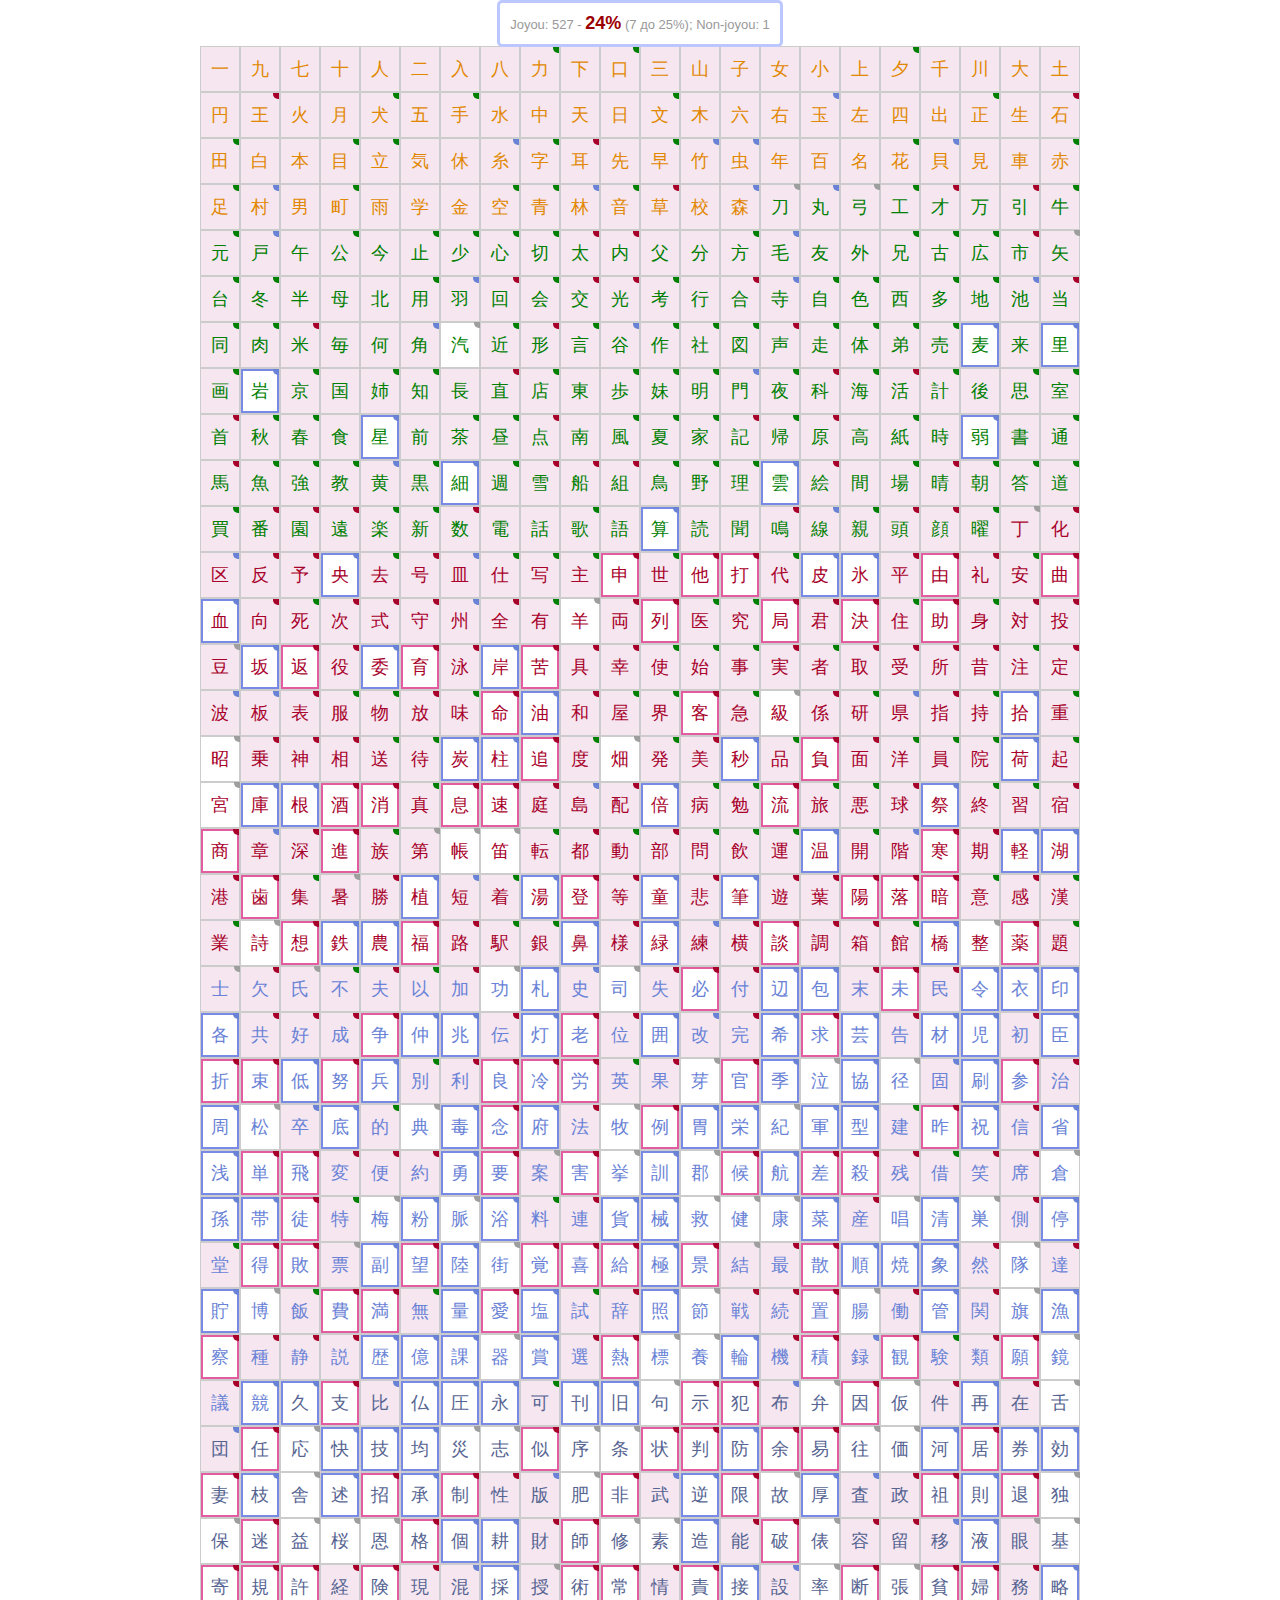
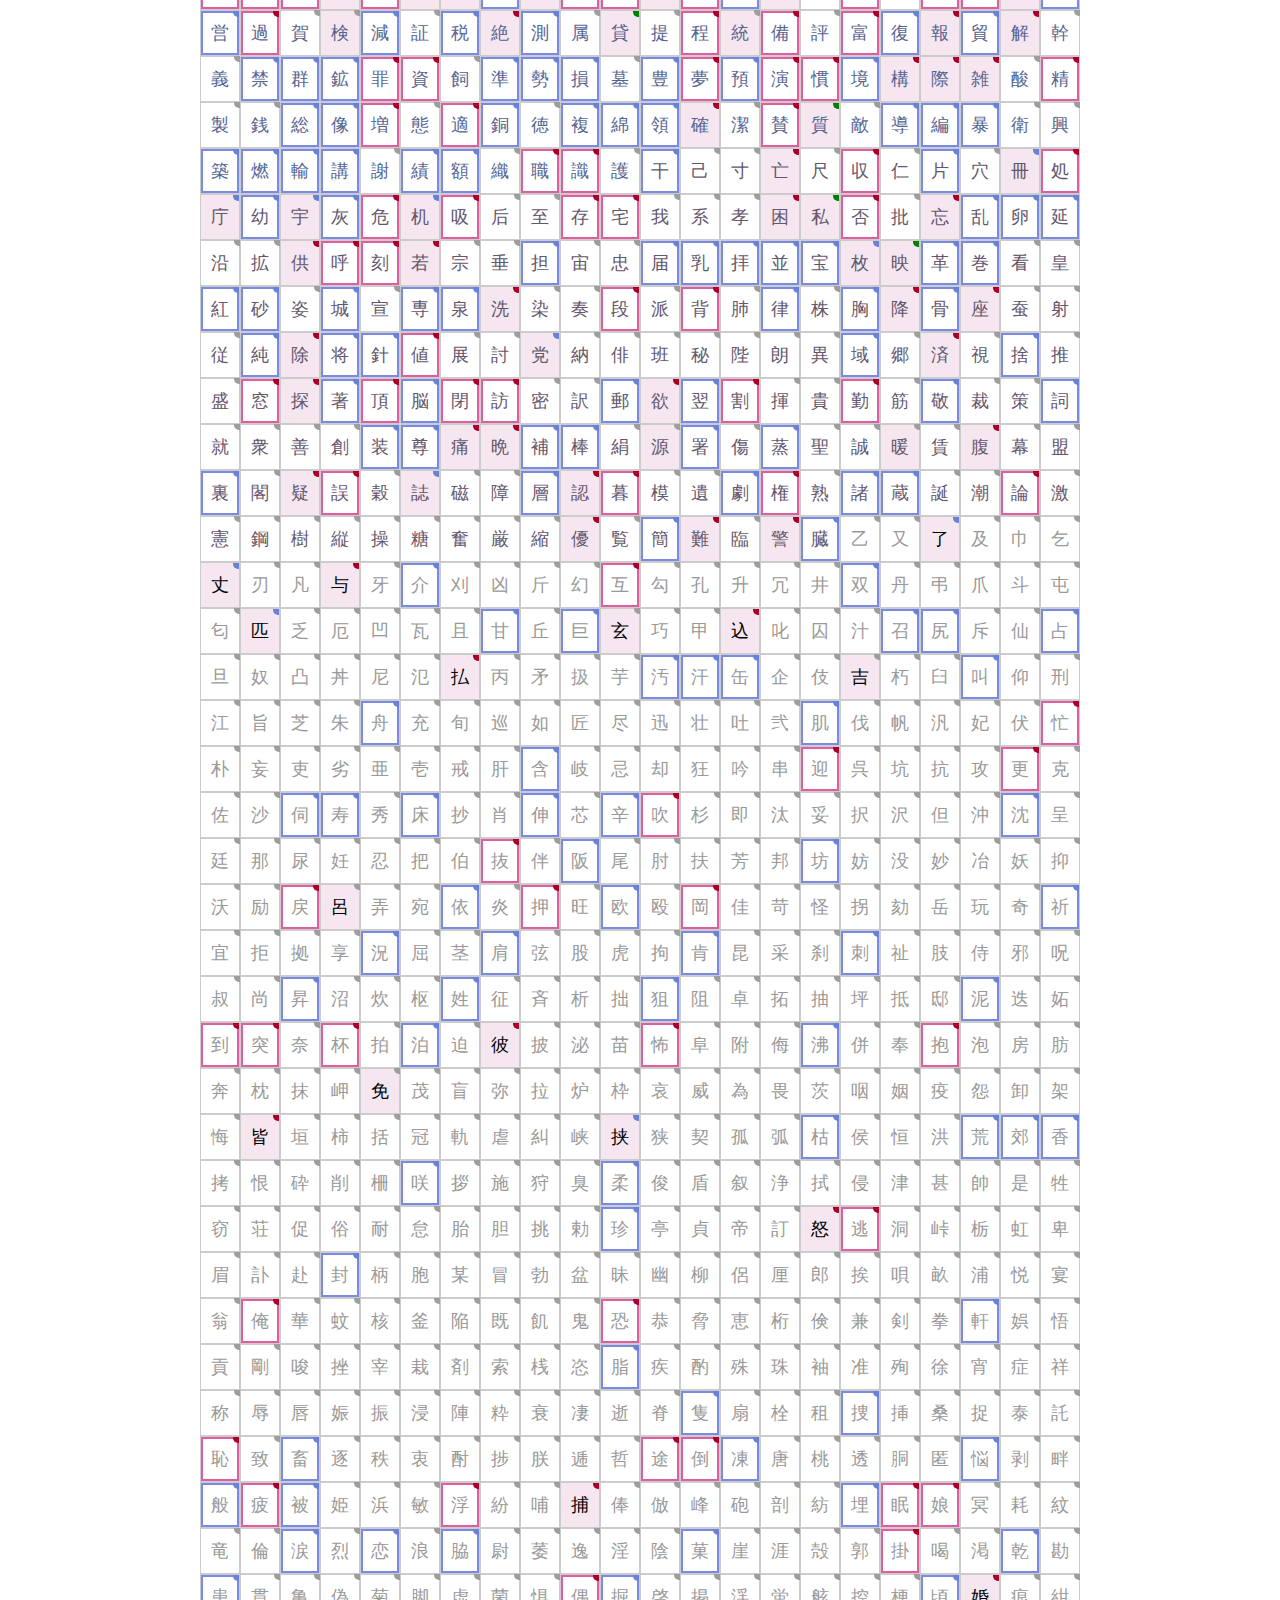
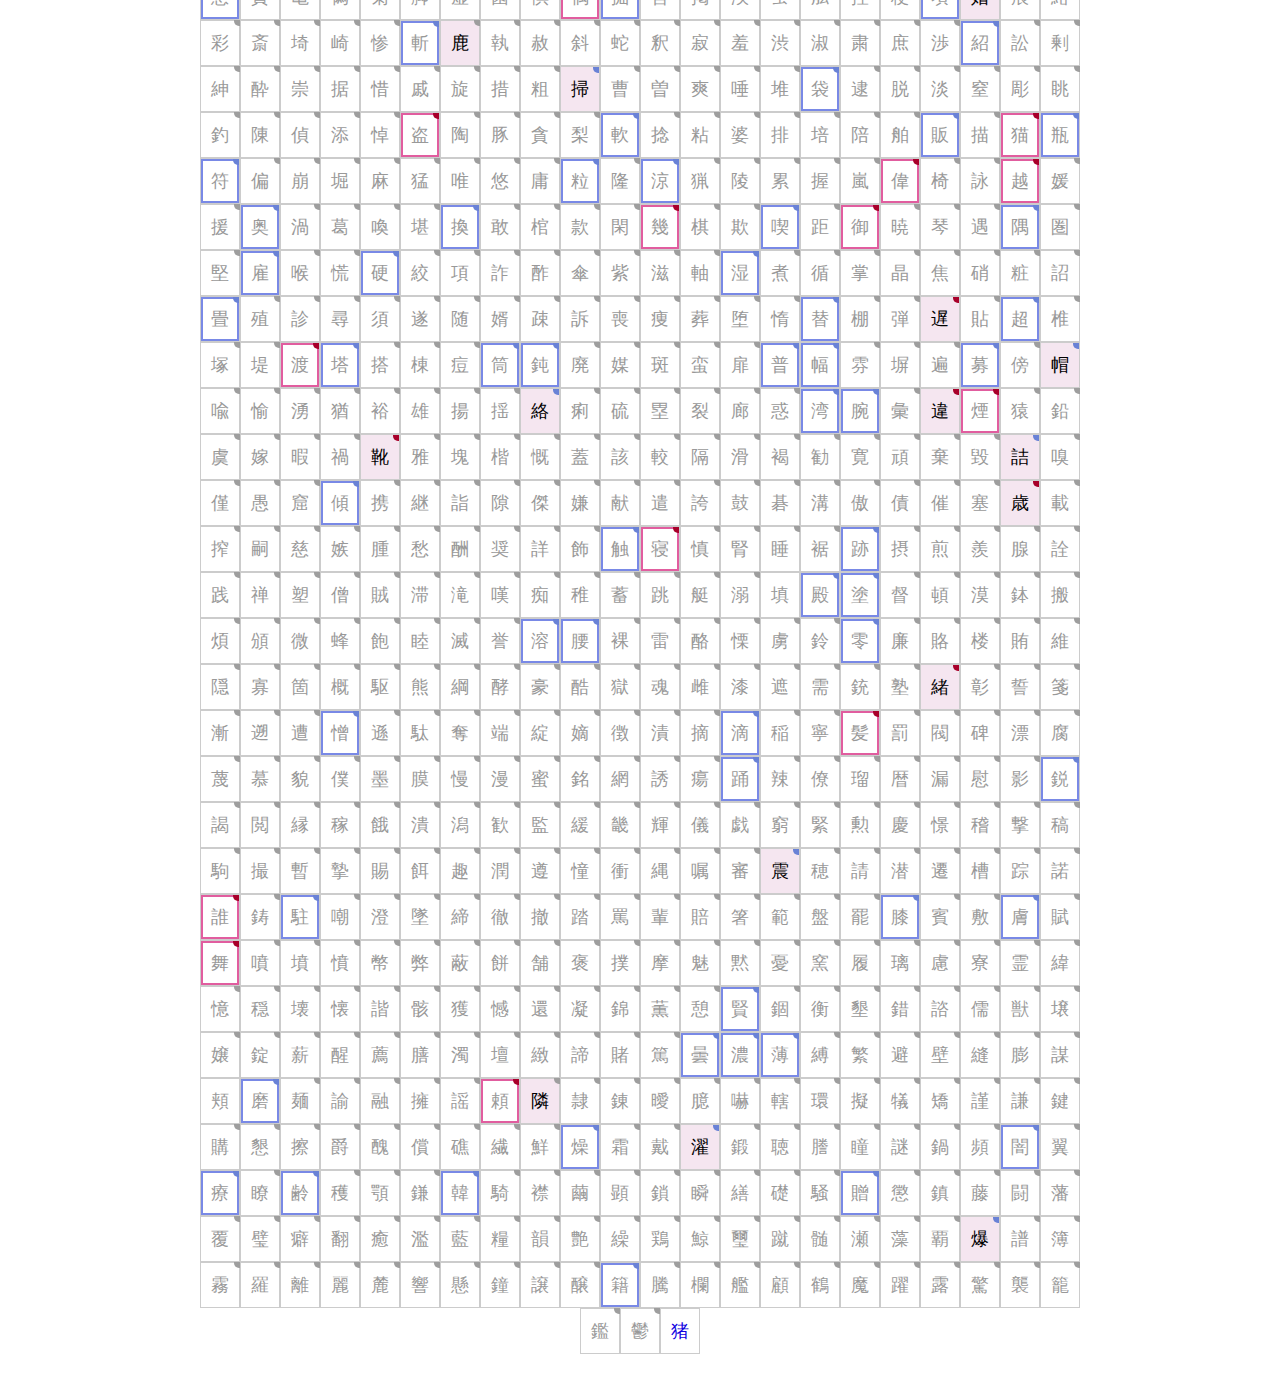
<file: index.html>
<html>

<head>
  <title>Kanji Tree</title>
  <meta name="viewport" content="width=device-width,initial-scale=1.0">
  <meta charset="UTF-8">
  <script src="data.js"></script>
  <script src="jlpt3.js"></script>
  <script src="jlpt2.js"></script>
  <script src="jlpt4.js"></script>
  <script src="jlpt1.js"></script>
  <link rel="stylesheet" href="style.css">
</head>

<body>
  <div id="result"></div>
  <script>
    let allLength, myLength, nonjoyouLength;
    const buildNonjoyou = (source) => {
      const request = new XMLHttpRequest();
      request.open('GET', 'kanji-list-my-nonjoyou.txt', true);
      request.onload = function () {
        if (request.responseText) {
          const nonjoyou = request.responseText.split('\n');
          nonjoyouLength = nonjoyou.length;
          const currentPercent = Math.floor(myLength / allLength * 100);
          const remainsToNext = Math.ceil(allLength * (currentPercent + 1)/ 100) - myLength
          nonjoyou.forEach(o => document.body.insertAdjacentHTML('beforeend', `<div class="nonjoyou">${o}</div>`))
          document.getElementById('result').insertAdjacentHTML('afterbegin', `
          Joyou: ${myLength} - <span id="result-accent">${currentPercent}%</span> (${remainsToNext} до ${currentPercent + 1}%); Non-joyou: ${nonjoyouLength}
          `)
          console.log('total: ' + allLength);
          console.log('myLength: ' + myLength);
          console.log('cards for percent: ' + (allLength/100));
        }
      };
      request.send();
    }

    const buildTree = (myKanjiSource) => {
      const myKanjiList = myKanjiSource.split('\n');
      myLength = myKanjiList.length;
      const my = JSON.stringify(myKanjiList);
      const levels = {
        jlpt3: JSON.parse(localStorage.getItem('jlpt3')),
        jlpt2: JSON.parse(localStorage.getItem('jlpt2')),
        jlpt4: JSON.parse(localStorage.getItem('jlpt4')),
        jlpt1: JSON.parse(localStorage.getItem('jlpt1'))
      }
      const all = JSON.parse(localStorage.getItem('joyouKanjiAll'));
      allLength = all.length;
      all.forEach(k => {
        let classes = [];
        classes.push('level' + k.l);
        let title = 'level' + k.l;
        let currentLevel = '';
        Object.keys(levels).forEach(level => {
          if (levels[level].includes(k.k)) {
            currentLevel = level
            classes.push(currentLevel);
            title += ' ' + currentLevel
          }
        })
        if (my.includes(k.k)) {
          classes.push('joyou_known')
        } else {
          classes.push('focus' + currentLevel.substr(-1));
        }
        document.body.insertAdjacentHTML('beforeend', `
            <div class="joyou ${classes.join(' ')}" title="${title}">${k.k}</div>
          `)
      })
      buildNonjoyou();
    }
    const myKanjiSource = null;
    const request = new XMLHttpRequest();
    request.open('GET', 'kanji-list-my-known.txt', true);
    request.onload = function () {
      if (request.responseText) {
        buildTree(request.responseText)
      }
    };
    request.send();
  </script>
</body>

</html>
</file>
<file: style.css>
body {
  display: flex;
  flex-flow: row wrap;
  padding: 38px 15%;
  font-family: sans-serif;
  font-size: 18px;
  justify-content: center;
}

@media (max-width: 900px) {
  body {
    padding: 20px 5px 5px;
  }
}

#result {
  position: fixed;
  top: 0;
  padding:10px;
  border: 3px solid #bdc7ff;
  border-radius: 5px;
  color: #999;
  font-size:small;
  align-self:flex-start;
  background: white;
  z-index: 1000;
}

#result-accent {
  color:rgb(155, 0, 0);
  font-weight: bold;
  font-size: large;
}

.joyou, .nonjoyou {
  padding: 10px;
  position: relative;
}

.joyou {
  border: 1px solid #ccc;
  color: #999;
}

.nonjoyou {
  border: 1px solid #ccc;
  color: #1001e0;
}

.joyou_known {
  color: #000;
  background: rgb(245, 230, 240);
}

.focus5 {
  box-shadow: inset -0 0 0 2px rgba(255, 196, 0, 0.952);
}

.focus4 {
  box-shadow: inset -0 0 0 2px rgba(120, 226, 120, 0.952);
}

.focus3 {
  box-shadow: inset -0 0 0 2px rgba(207, 0, 104, 0.637);
}

.focus2 {
  box-shadow: inset 0 0 0 2px rgba(0, 31, 207, 0.527);
}

.level1 {
  color: rgb(226, 136, 0);
  font-size: bold;
}

.level2 {
  color: green;
}

.level3 {
  color: rgb(168, 0, 42);
}

.level4 {
  color: rgb(105, 130, 214);
}

.level5 {
  color:rgb(86, 100, 146);
}

.level6 {
  color:rgb(100, 86, 109);
}

.jlpt4, .jlpt3, .jlpt2, .jlpt1 {
  position: relative;
}

.jlpt4:before, .jlpt3:before, .jlpt2:before, .jlpt1:before {
  content: '';
  position: absolute;
  width:6px;
  height:6px;
  border-bottom-left-radius: 5px;
  top: 0;
  right: 0;
  z-index: 100;
}

.jlpt4:before {
  background: green;
}

.jlpt3:before {
  background: rgb(168, 0, 42);
}

.jlpt2:before {
  background: rgb(105, 130, 214);
}

.jlpt1:before {
  background: rgb(158, 158, 158);
  top: -1px;
  right: -1px;
}
</file>
